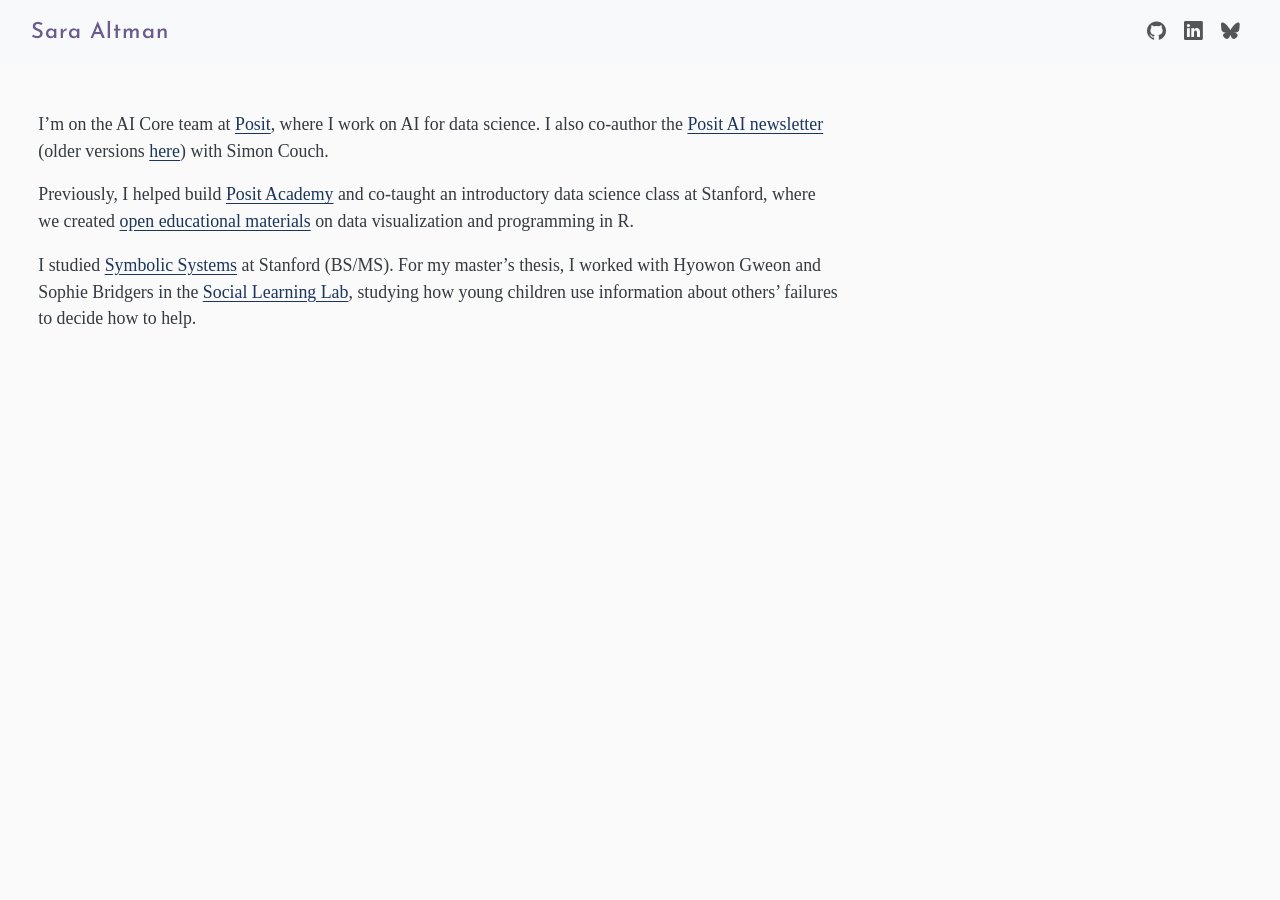
<file: docs/index.html>
<!DOCTYPE html>
<html xmlns="http://www.w3.org/1999/xhtml" lang="en" xml:lang="en"><head>

<meta charset="utf-8">
<meta name="generator" content="quarto-1.9.38">

<meta name="viewport" content="width=device-width, initial-scale=1.0, user-scalable=yes">


<title>Sara Altman</title>
<style>
/* Default styles provided by pandoc.
** See https://pandoc.org/MANUAL.html#variables-for-html for config info.
*/
code{white-space: pre-wrap;}
span.smallcaps{font-variant: small-caps;}
div.columns{display: flex; gap: min(4vw, 1.5em);}
div.column{flex: auto; overflow-x: auto;}
div.hanging-indent{margin-left: 1.5em; text-indent: -1.5em;}
ul.task-list{list-style: none;}
ul.task-list li input[type="checkbox"] {
  width: 0.8em;
  margin: 0 0.8em 0.2em -1em; /* quarto-specific, see https://github.com/quarto-dev/quarto-cli/issues/4556 */ 
  vertical-align: middle;
}
</style>


<script src="site_libs/quarto-nav/quarto-nav.js"></script>
<script src="site_libs/quarto-nav/headroom.min.js"></script>
<script src="site_libs/clipboard/clipboard.min.js"></script>
<script src="site_libs/quarto-html/quarto.js" type="module"></script>
<script src="site_libs/quarto-html/tabsets/tabsets.js" type="module"></script>
<script src="site_libs/quarto-html/popper.min.js"></script>
<script src="site_libs/quarto-html/tippy.umd.min.js"></script>
<script src="site_libs/quarto-html/anchor.min.js"></script>
<link href="site_libs/quarto-html/tippy.css" rel="stylesheet">
<link href="site_libs/quarto-html/quarto-syntax-highlighting-394ead12451981d31e5928c23125edf0.css" rel="stylesheet" class="quarto-color-scheme" id="quarto-text-highlighting-styles">
<link href="site_libs/quarto-html/quarto-syntax-highlighting-dark-446fb54370a7a8a17a7083c01ae5dd9f.css" rel="stylesheet" class="quarto-color-scheme quarto-color-alternate" id="quarto-text-highlighting-styles">
<link href="site_libs/quarto-html/quarto-syntax-highlighting-394ead12451981d31e5928c23125edf0.css" rel="stylesheet" class="quarto-color-scheme-extra" id="quarto-text-highlighting-styles">
<script src="site_libs/bootstrap/bootstrap.min.js"></script>
<link href="site_libs/bootstrap/bootstrap-icons.css" rel="stylesheet">
<link href="site_libs/bootstrap/bootstrap-a4a97f726d5adc1390d6ee6379307f88.min.css" rel="stylesheet" append-hash="true" class="quarto-color-scheme" id="quarto-bootstrap" data-mode="light">
<link href="site_libs/bootstrap/bootstrap-dark-a4a97f726d5adc1390d6ee6379307f88.min.css" rel="stylesheet" append-hash="true" class="quarto-color-scheme quarto-color-alternate" id="quarto-bootstrap" data-mode="light">
<link href="site_libs/bootstrap/bootstrap-a4a97f726d5adc1390d6ee6379307f88.min.css" rel="stylesheet" append-hash="true" class="quarto-color-scheme-extra" id="quarto-bootstrap" data-mode="light">
<script id="quarto-search-options" type="application/json">{
  "language": {
    "search-no-results-text": "No results",
    "search-matching-documents-text": "matching documents",
    "search-copy-link-title": "Copy link to search",
    "search-hide-matches-text": "Hide additional matches",
    "search-more-match-text": "more match in this document",
    "search-more-matches-text": "more matches in this document",
    "search-clear-button-title": "Clear",
    "search-text-placeholder": "",
    "search-detached-cancel-button-title": "Cancel",
    "search-submit-button-title": "Submit",
    "search-label": "Search"
  }
}</script>


<link rel="stylesheet" href="styles.css">
</head>

<body class="nav-fixed quarto-light">

<div id="quarto-search-results"></div>
  <header id="quarto-header" class="headroom fixed-top">
    <nav class="navbar navbar-expand-lg " data-bs-theme="dark">
      <div class="navbar-container container-fluid">
      <div class="navbar-brand-container mx-auto">
    <a class="navbar-brand" href="./index.html">
    <span class="navbar-title">Sara Altman</span>
    </a>
  </div>
          <button class="navbar-toggler" type="button" data-bs-toggle="collapse" data-bs-target="#navbarCollapse" aria-controls="navbarCollapse" role="menu" aria-expanded="false" aria-label="Toggle navigation" onclick="if (window.quartoToggleHeadroom) { window.quartoToggleHeadroom(); }">
  <span class="navbar-toggler-icon"></span>
</button>
          <div class="collapse navbar-collapse" id="navbarCollapse">
            <ul class="navbar-nav navbar-nav-scroll ms-auto">
  <li class="nav-item compact">
    <a class="nav-link" href="https://github.com/skaltman"> <i class="bi bi-github" role="img">
</i> 
<span class="menu-text"></span></a>
  </li>  
  <li class="nav-item compact">
    <a class="nav-link" href="https://www.linkedin.com/in/sarakaltman/"> <i class="bi bi-linkedin" role="img">
</i> 
<span class="menu-text"></span></a>
  </li>  
  <li class="nav-item compact">
    <a class="nav-link" href="https://bsky.app/profile/sara-altman.bsky.social"> <i class="bi bi-bluesky" role="img">
</i> 
<span class="menu-text"></span></a>
  </li>  
</ul>
          </div> <!-- /navcollapse -->
            <div class="quarto-navbar-tools">
</div>
      </div> <!-- /container-fluid -->
    </nav>
</header>
<!-- content -->
<div id="quarto-content" class="quarto-container page-columns page-rows-contents page-layout-full page-navbar">
<!-- sidebar -->
<!-- margin-sidebar -->
    
<!-- main -->
<main class="content column-page" id="quarto-document-content"><header id="title-block-header" class="quarto-title-block"></header>




<p>I’m on the AI Core team at <a href="https://posit.co/">Posit</a>, where I work on AI for data science. I also co-author the <a href="https://opensource.posit.co/tags/ai-newsletter/">Posit AI newsletter</a> (older versions <a href="https://posit.co/blog/">here</a>) with Simon Couch.</p>
<p>Previously, I helped build <a href="https://posit.co/products/enterprise/academy/">Posit Academy</a> and co-taught an introductory data science class at Stanford, where we created <a href="http://dcl-docs.stanford.edu/home/">open educational materials</a> on data visualization and programming in R.</p>
<p>I studied <a href="https://symsys.stanford.edu/">Symbolic Systems</a> at Stanford (BS/MS). For my master’s thesis, I worked with Hyowon Gweon and Sophie Bridgers in the <a href="https://sll.stanford.edu/">Social Learning Lab</a>, studying how young children use information about others’ failures to decide how to help.</p>



</main> <!-- /main -->
<script id="quarto-html-after-body" type="application/javascript">
  window.document.addEventListener("DOMContentLoaded", function (event) {
    const icon = "";
    const anchorJS = new window.AnchorJS();
    anchorJS.options = {
      placement: 'right',
      icon: icon
    };
    anchorJS.add('.anchored');
    const isCodeAnnotation = (el) => {
      for (const clz of el.classList) {
        if (clz.startsWith('code-annotation-')) {                     
          return true;
        }
      }
      return false;
    }
    const onCopySuccess = function(e) {
      // button target
      const button = e.trigger;
      // don't keep focus
      button.blur();
      // flash "checked"
      button.classList.add('code-copy-button-checked');
      var currentTitle = button.getAttribute("title");
      button.setAttribute("title", "Copied!");
      let tooltip;
      if (window.bootstrap) {
        button.setAttribute("data-bs-toggle", "tooltip");
        button.setAttribute("data-bs-placement", "left");
        button.setAttribute("data-bs-title", "Copied!");
        tooltip = new bootstrap.Tooltip(button, 
          { trigger: "manual", 
            customClass: "code-copy-button-tooltip",
            offset: [0, -8]});
        tooltip.show();    
      }
      setTimeout(function() {
        if (tooltip) {
          tooltip.hide();
          button.removeAttribute("data-bs-title");
          button.removeAttribute("data-bs-toggle");
          button.removeAttribute("data-bs-placement");
        }
        button.setAttribute("title", currentTitle);
        button.classList.remove('code-copy-button-checked');
      }, 1000);
      // clear code selection
      e.clearSelection();
    }
    const getTextToCopy = function(trigger) {
      const outerScaffold = trigger.parentElement.cloneNode(true);
      const codeEl = outerScaffold.querySelector('code');
      for (const childEl of codeEl.children) {
        if (isCodeAnnotation(childEl)) {
          childEl.remove();
        }
      }
      return codeEl.innerText;
    }
    const clipboard = new window.ClipboardJS('.code-copy-button:not([data-in-quarto-modal])', {
      text: getTextToCopy
    });
    clipboard.on('success', onCopySuccess);
    if (window.document.getElementById('quarto-embedded-source-code-modal')) {
      const clipboardModal = new window.ClipboardJS('.code-copy-button[data-in-quarto-modal]', {
        text: getTextToCopy,
        container: window.document.getElementById('quarto-embedded-source-code-modal')
      });
      clipboardModal.on('success', onCopySuccess);
    }
      var localhostRegex = new RegExp(/^(?:http|https):\/\/localhost\:?[0-9]*\//);
      var mailtoRegex = new RegExp(/^mailto:/);
        var filterRegex = new RegExp('/' + window.location.host + '/');
      var isInternal = (href) => {
          return filterRegex.test(href) || localhostRegex.test(href) || mailtoRegex.test(href);
      }
      // Inspect non-navigation links and adorn them if external
     var links = window.document.querySelectorAll('a[href]:not(.nav-link):not(.navbar-brand):not(.toc-action):not(.sidebar-link):not(.sidebar-item-toggle):not(.pagination-link):not(.no-external):not([aria-hidden]):not(.dropdown-item):not(.quarto-navigation-tool):not(.about-link)');
      for (var i=0; i<links.length; i++) {
        const link = links[i];
        if (!isInternal(link.href)) {
          // undo the damage that might have been done by quarto-nav.js in the case of
          // links that we want to consider external
          if (link.dataset.originalHref !== undefined) {
            link.href = link.dataset.originalHref;
          }
        }
      }
    function tippyHover(el, contentFn, onTriggerFn, onUntriggerFn) {
      const config = {
        allowHTML: true,
        maxWidth: 500,
        delay: 100,
        arrow: false,
        appendTo: function(el) {
            return el.parentElement;
        },
        interactive: true,
        interactiveBorder: 10,
        theme: 'quarto',
        placement: 'bottom-start',
      };
      if (contentFn) {
        config.content = contentFn;
      }
      if (onTriggerFn) {
        config.onTrigger = onTriggerFn;
      }
      if (onUntriggerFn) {
        config.onUntrigger = onUntriggerFn;
      }
      window.tippy(el, config); 
    }
    const noterefs = window.document.querySelectorAll('a[role="doc-noteref"]');
    for (var i=0; i<noterefs.length; i++) {
      const ref = noterefs[i];
      tippyHover(ref, function() {
        // use id or data attribute instead here
        let href = ref.getAttribute('data-footnote-href') || ref.getAttribute('href');
        try { href = new URL(href).hash; } catch {}
        const id = href.replace(/^#\/?/, "");
        const note = window.document.getElementById(id);
        if (note) {
          return note.innerHTML;
        } else {
          return "";
        }
      });
    }
    const xrefs = window.document.querySelectorAll('a.quarto-xref');
    const processXRef = (id, note) => {
      // Strip column container classes
      const stripColumnClz = (el) => {
        el.classList.remove("page-full", "page-columns");
        if (el.children) {
          for (const child of el.children) {
            stripColumnClz(child);
          }
        }
      }
      stripColumnClz(note)
      if (id === null || id.startsWith('sec-')) {
        // Special case sections, only their first couple elements
        const container = document.createElement("div");
        if (note.children && note.children.length > 2) {
          container.appendChild(note.children[0].cloneNode(true));
          for (let i = 1; i < note.children.length; i++) {
            const child = note.children[i];
            if (child.tagName === "P" && child.innerText === "") {
              continue;
            } else {
              container.appendChild(child.cloneNode(true));
              break;
            }
          }
          if (window.Quarto?.typesetMath) {
            window.Quarto.typesetMath(container);
          }
          return container.innerHTML
        } else {
          if (window.Quarto?.typesetMath) {
            window.Quarto.typesetMath(note);
          }
          return note.innerHTML;
        }
      } else {
        // Remove any anchor links if they are present
        const anchorLink = note.querySelector('a.anchorjs-link');
        if (anchorLink) {
          anchorLink.remove();
        }
        if (window.Quarto?.typesetMath) {
          window.Quarto.typesetMath(note);
        }
        if (note.classList.contains("callout")) {
          return note.outerHTML;
        } else {
          return note.innerHTML;
        }
      }
    }
    for (var i=0; i<xrefs.length; i++) {
      const xref = xrefs[i];
      tippyHover(xref, undefined, function(instance) {
        instance.disable();
        let url = xref.getAttribute('href');
        let hash = undefined; 
        if (url.startsWith('#')) {
          hash = url;
        } else {
          try { hash = new URL(url).hash; } catch {}
        }
        if (hash) {
          const id = hash.replace(/^#\/?/, "");
          const note = window.document.getElementById(id);
          if (note !== null) {
            try {
              const html = processXRef(id, note.cloneNode(true));
              instance.setContent(html);
            } finally {
              instance.enable();
              instance.show();
            }
          } else {
            // See if we can fetch this
            fetch(url.split('#')[0])
            .then(res => res.text())
            .then(html => {
              const parser = new DOMParser();
              const htmlDoc = parser.parseFromString(html, "text/html");
              const note = htmlDoc.getElementById(id);
              if (note !== null) {
                const html = processXRef(id, note);
                instance.setContent(html);
              } 
            }).finally(() => {
              instance.enable();
              instance.show();
            });
          }
        } else {
          // See if we can fetch a full url (with no hash to target)
          // This is a special case and we should probably do some content thinning / targeting
          fetch(url)
          .then(res => res.text())
          .then(html => {
            const parser = new DOMParser();
            const htmlDoc = parser.parseFromString(html, "text/html");
            const note = htmlDoc.querySelector('main.content');
            if (note !== null) {
              // This should only happen for chapter cross references
              // (since there is no id in the URL)
              // remove the first header
              if (note.children.length > 0 && note.children[0].tagName === "HEADER") {
                note.children[0].remove();
              }
              const html = processXRef(null, note);
              instance.setContent(html);
            } 
          }).finally(() => {
            instance.enable();
            instance.show();
          });
        }
      }, function(instance) {
      });
    }
        let selectedAnnoteEl;
        const selectorForAnnotation = ( cell, annotation) => {
          let cellAttr = 'data-code-cell="' + cell + '"';
          let lineAttr = 'data-code-annotation="' +  annotation + '"';
          const selector = 'span[' + cellAttr + '][' + lineAttr + ']';
          return selector;
        }
        const selectCodeLines = (annoteEl) => {
          const doc = window.document;
          const targetCell = annoteEl.getAttribute("data-target-cell");
          const targetAnnotation = annoteEl.getAttribute("data-target-annotation");
          const annoteSpan = window.document.querySelector(selectorForAnnotation(targetCell, targetAnnotation));
          const lines = annoteSpan.getAttribute("data-code-lines").split(",");
          const lineIds = lines.map((line) => {
            return targetCell + "-" + line;
          })
          let top = null;
          let height = null;
          let parent = null;
          if (lineIds.length > 0) {
              //compute the position of the single el (top and bottom and make a div)
              const el = window.document.getElementById(lineIds[0]);
              top = el.offsetTop;
              height = el.offsetHeight;
              parent = el.parentElement.parentElement;
            if (lineIds.length > 1) {
              const lastEl = window.document.getElementById(lineIds[lineIds.length - 1]);
              const bottom = lastEl.offsetTop + lastEl.offsetHeight;
              height = bottom - top;
            }
            if (top !== null && height !== null && parent !== null) {
              // cook up a div (if necessary) and position it 
              let div = window.document.getElementById("code-annotation-line-highlight");
              if (div === null) {
                div = window.document.createElement("div");
                div.setAttribute("id", "code-annotation-line-highlight");
                div.style.position = 'absolute';
                parent.appendChild(div);
              }
              div.style.top = top - 2 + "px";
              div.style.height = height + 4 + "px";
              div.style.left = 0;
              let gutterDiv = window.document.getElementById("code-annotation-line-highlight-gutter");
              if (gutterDiv === null) {
                gutterDiv = window.document.createElement("div");
                gutterDiv.setAttribute("id", "code-annotation-line-highlight-gutter");
                gutterDiv.style.position = 'absolute';
                const codeCell = window.document.getElementById(targetCell);
                const gutter = codeCell.querySelector('.code-annotation-gutter');
                gutter.appendChild(gutterDiv);
              }
              gutterDiv.style.top = top - 2 + "px";
              gutterDiv.style.height = height + 4 + "px";
            }
            selectedAnnoteEl = annoteEl;
          }
        };
        const unselectCodeLines = () => {
          const elementsIds = ["code-annotation-line-highlight", "code-annotation-line-highlight-gutter"];
          elementsIds.forEach((elId) => {
            const div = window.document.getElementById(elId);
            if (div) {
              div.remove();
            }
          });
          selectedAnnoteEl = undefined;
        };
          // Handle positioning of the toggle
      window.addEventListener(
        "resize",
        throttle(() => {
          elRect = undefined;
          if (selectedAnnoteEl) {
            selectCodeLines(selectedAnnoteEl);
          }
        }, 10)
      );
      function throttle(fn, ms) {
      let throttle = false;
      let timer;
        return (...args) => {
          if(!throttle) { // first call gets through
              fn.apply(this, args);
              throttle = true;
          } else { // all the others get throttled
              if(timer) clearTimeout(timer); // cancel #2
              timer = setTimeout(() => {
                fn.apply(this, args);
                timer = throttle = false;
              }, ms);
          }
        };
      }
        // Attach click handler to the DT
        const annoteDls = window.document.querySelectorAll('dt[data-target-cell]');
        for (const annoteDlNode of annoteDls) {
          annoteDlNode.addEventListener('click', (event) => {
            const clickedEl = event.target;
            if (clickedEl !== selectedAnnoteEl) {
              unselectCodeLines();
              const activeEl = window.document.querySelector('dt[data-target-cell].code-annotation-active');
              if (activeEl) {
                activeEl.classList.remove('code-annotation-active');
              }
              selectCodeLines(clickedEl);
              clickedEl.classList.add('code-annotation-active');
            } else {
              // Unselect the line
              unselectCodeLines();
              clickedEl.classList.remove('code-annotation-active');
            }
          });
        }
    const findCites = (el) => {
      const parentEl = el.parentElement;
      if (parentEl) {
        const cites = parentEl.dataset.cites;
        if (cites) {
          return {
            el,
            cites: cites.split(' ')
          };
        } else {
          return findCites(el.parentElement)
        }
      } else {
        return undefined;
      }
    };
    var bibliorefs = window.document.querySelectorAll('a[role="doc-biblioref"]');
    for (var i=0; i<bibliorefs.length; i++) {
      const ref = bibliorefs[i];
      const citeInfo = findCites(ref);
      if (citeInfo) {
        tippyHover(citeInfo.el, function() {
          var popup = window.document.createElement('div');
          citeInfo.cites.forEach(function(cite) {
            var citeDiv = window.document.createElement('div');
            citeDiv.classList.add('hanging-indent');
            citeDiv.classList.add('csl-entry');
            var biblioDiv = window.document.getElementById('ref-' + cite);
            if (biblioDiv) {
              citeDiv.innerHTML = biblioDiv.innerHTML;
            }
            popup.appendChild(citeDiv);
          });
          return popup.innerHTML;
        });
      }
    }
  });
  </script>
</div> <!-- /content -->




</body></html>
</file>
<file: docs/site_libs/quarto-html/tippy.css>
.tippy-box[data-animation=fade][data-state=hidden]{opacity:0}[data-tippy-root]{max-width:calc(100vw - 10px)}.tippy-box{position:relative;background-color:#333;color:#fff;border-radius:4px;font-size:14px;line-height:1.4;white-space:normal;outline:0;transition-property:transform,visibility,opacity}.tippy-box[data-placement^=top]>.tippy-arrow{bottom:0}.tippy-box[data-placement^=top]>.tippy-arrow:before{bottom:-7px;left:0;border-width:8px 8px 0;border-top-color:initial;transform-origin:center top}.tippy-box[data-placement^=bottom]>.tippy-arrow{top:0}.tippy-box[data-placement^=bottom]>.tippy-arrow:before{top:-7px;left:0;border-width:0 8px 8px;border-bottom-color:initial;transform-origin:center bottom}.tippy-box[data-placement^=left]>.tippy-arrow{right:0}.tippy-box[data-placement^=left]>.tippy-arrow:before{border-width:8px 0 8px 8px;border-left-color:initial;right:-7px;transform-origin:center left}.tippy-box[data-placement^=right]>.tippy-arrow{left:0}.tippy-box[data-placement^=right]>.tippy-arrow:before{left:-7px;border-width:8px 8px 8px 0;border-right-color:initial;transform-origin:center right}.tippy-box[data-inertia][data-state=visible]{transition-timing-function:cubic-bezier(.54,1.5,.38,1.11)}.tippy-arrow{width:16px;height:16px;color:#333}.tippy-arrow:before{content:"";position:absolute;border-color:transparent;border-style:solid}.tippy-content{position:relative;padding:5px 9px;z-index:1}
</file>
<file: docs/site_libs/quarto-html/quarto-syntax-highlighting-394ead12451981d31e5928c23125edf0.css>
/* quarto syntax highlight colors */
:root {
  --quarto-hl-ot-color: #003B4F;
  --quarto-hl-at-color: #657422;
  --quarto-hl-ss-color: #20794D;
  --quarto-hl-an-color: #5E5E5E;
  --quarto-hl-fu-color: #4758AB;
  --quarto-hl-st-color: #20794D;
  --quarto-hl-cf-color: #003B4F;
  --quarto-hl-op-color: #5E5E5E;
  --quarto-hl-er-color: #AD0000;
  --quarto-hl-bn-color: #AD0000;
  --quarto-hl-al-color: #AD0000;
  --quarto-hl-va-color: #111111;
  --quarto-hl-bu-color: inherit;
  --quarto-hl-ex-color: inherit;
  --quarto-hl-pp-color: #AD0000;
  --quarto-hl-in-color: #5E5E5E;
  --quarto-hl-vs-color: #20794D;
  --quarto-hl-wa-color: #5E5E5E;
  --quarto-hl-do-color: #5E5E5E;
  --quarto-hl-im-color: #00769E;
  --quarto-hl-ch-color: #20794D;
  --quarto-hl-dt-color: #AD0000;
  --quarto-hl-fl-color: #AD0000;
  --quarto-hl-co-color: #5E5E5E;
  --quarto-hl-cv-color: #5E5E5E;
  --quarto-hl-cn-color: #8f5902;
  --quarto-hl-sc-color: #5E5E5E;
  --quarto-hl-dv-color: #AD0000;
  --quarto-hl-kw-color: #003B4F;
}

/* other quarto variables */
:root {
  --quarto-font-monospace: Source Code Pro;
}

/* syntax highlight based on Pandoc's rules */
pre > code.sourceCode > span {
  color: #003B4F;
}

code.sourceCode > span {
  color: #003B4F;
}

div.sourceCode,
div.sourceCode pre.sourceCode {
  color: #003B4F;
}

/* Normal */
code span {
  color: #003B4F;
}

/* Alert */
code span.al {
  color: #AD0000;
  font-style: inherit;
}

/* Annotation */
code span.an {
  color: #5E5E5E;
  font-style: inherit;
}

/* Attribute */
code span.at {
  color: #657422;
  font-style: inherit;
}

/* BaseN */
code span.bn {
  color: #AD0000;
  font-style: inherit;
}

/* BuiltIn */
code span.bu {
  font-style: inherit;
}

/* ControlFlow */
code span.cf {
  color: #003B4F;
  font-weight: bold;
  font-style: inherit;
}

/* Char */
code span.ch {
  color: #20794D;
  font-style: inherit;
}

/* Constant */
code span.cn {
  color: #8f5902;
  font-style: inherit;
}

/* Comment */
code span.co {
  color: #5E5E5E;
  font-style: inherit;
}

/* CommentVar */
code span.cv {
  color: #5E5E5E;
  font-style: italic;
}

/* Documentation */
code span.do {
  color: #5E5E5E;
  font-style: italic;
}

/* DataType */
code span.dt {
  color: #AD0000;
  font-style: inherit;
}

/* DecVal */
code span.dv {
  color: #AD0000;
  font-style: inherit;
}

/* Error */
code span.er {
  color: #AD0000;
  font-style: inherit;
}

/* Extension */
code span.ex {
  font-style: inherit;
}

/* Float */
code span.fl {
  color: #AD0000;
  font-style: inherit;
}

/* Function */
code span.fu {
  color: #4758AB;
  font-style: inherit;
}

/* Import */
code span.im {
  color: #00769E;
  font-style: inherit;
}

/* Information */
code span.in {
  color: #5E5E5E;
  font-style: inherit;
}

/* Keyword */
code span.kw {
  color: #003B4F;
  font-weight: bold;
  font-style: inherit;
}

/* Operator */
code span.op {
  color: #5E5E5E;
  font-style: inherit;
}

/* Other */
code span.ot {
  color: #003B4F;
  font-style: inherit;
}

/* Preprocessor */
code span.pp {
  color: #AD0000;
  font-style: inherit;
}

/* SpecialChar */
code span.sc {
  color: #5E5E5E;
  font-style: inherit;
}

/* SpecialString */
code span.ss {
  color: #20794D;
  font-style: inherit;
}

/* String */
code span.st {
  color: #20794D;
  font-style: inherit;
}

/* Variable */
code span.va {
  color: #111111;
  font-style: inherit;
}

/* VerbatimString */
code span.vs {
  color: #20794D;
  font-style: inherit;
}

/* Warning */
code span.wa {
  color: #5E5E5E;
  font-style: italic;
}

.prevent-inlining {
  content: "</";
}

/*# sourceMappingURL=438e5275e2b6ca14bd3bf493cccdad19.css.map */
</file>
<file: docs/site_libs/quarto-html/quarto-syntax-highlighting-dark-446fb54370a7a8a17a7083c01ae5dd9f.css>
/* quarto syntax highlight colors */
:root {
  --quarto-hl-al-color: #f07178;
  --quarto-hl-an-color: #d4d0ab;
  --quarto-hl-at-color: #00e0e0;
  --quarto-hl-bn-color: #d4d0ab;
  --quarto-hl-bu-color: #abe338;
  --quarto-hl-ch-color: #abe338;
  --quarto-hl-co-color: #f8f8f2;
  --quarto-hl-cv-color: #ffd700;
  --quarto-hl-cn-color: #ffd700;
  --quarto-hl-cf-color: #ffa07a;
  --quarto-hl-dt-color: #ffa07a;
  --quarto-hl-dv-color: #d4d0ab;
  --quarto-hl-do-color: #f8f8f2;
  --quarto-hl-er-color: #f07178;
  --quarto-hl-ex-color: #00e0e0;
  --quarto-hl-fl-color: #d4d0ab;
  --quarto-hl-fu-color: #ffa07a;
  --quarto-hl-im-color: #abe338;
  --quarto-hl-in-color: #d4d0ab;
  --quarto-hl-kw-color: #ffa07a;
  --quarto-hl-op-color: #ffa07a;
  --quarto-hl-ot-color: #00e0e0;
  --quarto-hl-pp-color: #dcc6e0;
  --quarto-hl-re-color: #00e0e0;
  --quarto-hl-sc-color: #abe338;
  --quarto-hl-ss-color: #abe338;
  --quarto-hl-st-color: #abe338;
  --quarto-hl-va-color: #00e0e0;
  --quarto-hl-vs-color: #abe338;
  --quarto-hl-wa-color: #dcc6e0;
}

/* other quarto variables */
:root {
  --quarto-font-monospace: Source Code Pro;
}

/* syntax highlight based on Pandoc's rules */
pre > code.sourceCode > span {
  color: #f8f8f2;
}

code.sourceCode > span {
  color: #f8f8f2;
}

div.sourceCode,
div.sourceCode pre.sourceCode {
  color: #f8f8f2;
}

/* Normal */
code span {
  color: #f8f8f2;
}

/* Alert */
code span.al {
  color: #f07178;
}

/* Annotation */
code span.an {
  color: #d4d0ab;
}

/* Attribute */
code span.at {
  color: #00e0e0;
}

/* BaseN */
code span.bn {
  color: #d4d0ab;
}

/* BuiltIn */
code span.bu {
  color: #abe338;
}

/* ControlFlow */
code span.cf {
  font-weight: bold;
  color: #ffa07a;
}

/* Char */
code span.ch {
  color: #abe338;
}

/* Constant */
code span.cn {
  color: #ffd700;
}

/* Comment */
code span.co {
  font-style: italic;
  color: #f8f8f2;
}

/* CommentVar */
code span.cv {
  color: #ffd700;
}

/* Documentation */
code span.do {
  color: #f8f8f2;
}

/* DataType */
code span.dt {
  color: #ffa07a;
}

/* DecVal */
code span.dv {
  color: #d4d0ab;
}

/* Error */
code span.er {
  color: #f07178;
  text-decoration: underline;
}

/* Extension */
code span.ex {
  font-weight: bold;
  color: #00e0e0;
}

/* Float */
code span.fl {
  color: #d4d0ab;
}

/* Function */
code span.fu {
  color: #ffa07a;
}

/* Import */
code span.im {
  color: #abe338;
}

/* Information */
code span.in {
  color: #d4d0ab;
}

/* Keyword */
code span.kw {
  font-weight: bold;
  color: #ffa07a;
}

/* Operator */
code span.op {
  color: #ffa07a;
}

/* Other */
code span.ot {
  color: #00e0e0;
}

/* Preprocessor */
code span.pp {
  color: #dcc6e0;
}

/* RegionMarker */
code span.re {
  background-color: #f8f8f2;
  color: #00e0e0;
}

/* SpecialChar */
code span.sc {
  color: #abe338;
}

/* SpecialString */
code span.ss {
  color: #abe338;
}

/* String */
code span.st {
  color: #abe338;
}

/* Variable */
code span.va {
  color: #00e0e0;
}

/* VerbatimString */
code span.vs {
  color: #abe338;
}

/* Warning */
code span.wa {
  color: #dcc6e0;
}

.prevent-inlining {
  content: "</";
}

/*# sourceMappingURL=9bcfe4836425a000a5ae11a84ec0fa57.css.map */
</file>
<file: docs/styles.css>
/* Custom styles for saraaltman.com */

.navbar-brand .navbar-title {
  font-family: "Josefin Sans", sans-serif;
  font-weight: 300;
  font-weight: 505;
  font-size: 1.3rem;
  letter-spacing: 0.05em;
  color: #6a5a8e !important;
}

.navbar-brand-container {
  margin-left: 0 !important;
  margin-right: auto !important;
}

a:hover {
  color: #2a4f8a !important;
}

main.content.column-page {
  grid-column: 1 / -1 !important;
  max-width: 800px;
  margin-left: 2.25rem !important;
}

@media (max-width: 767.98px) {
  main.content.column-page {
    margin-left: 1rem !important;
    margin-right: 1rem !important;
    max-width: none;
  }
}
</file>
